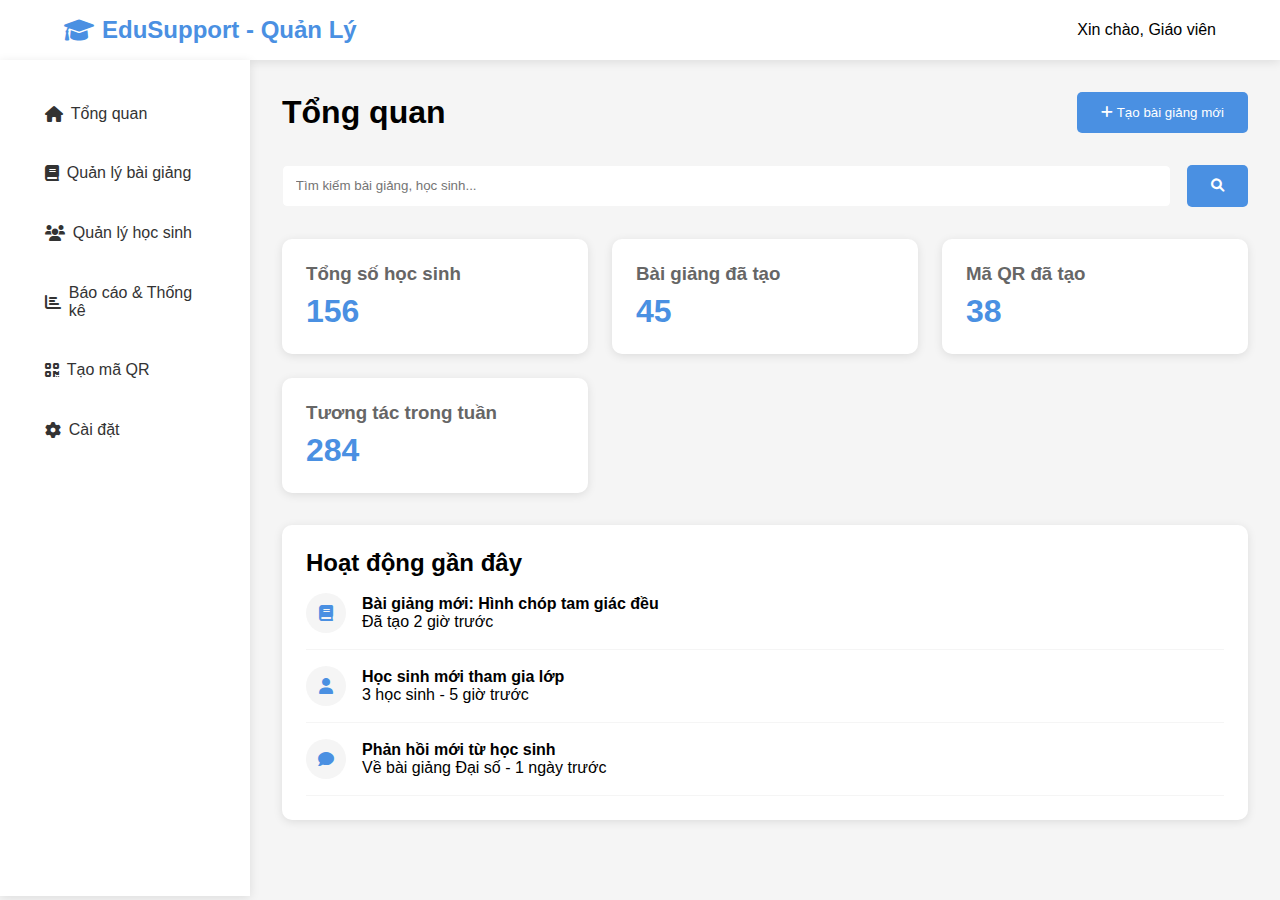
<file: teacher copy.html>
<!DOCTYPE html>
<html lang="vi">
<head>
    <meta charset="UTF-8">
    <meta name="viewport" content="width=device-width, initial-scale=1.0">
    <title>Quản Lý Giáo Viên - EduSupport</title>
    <link rel="stylesheet" href="https://cdnjs.cloudflare.com/ajax/libs/font-awesome/6.0.0/css/all.min.css">
    <style>
        :root {
            --primary-color: #4A90E2;
            --secondary-color: #F39C12;
            --accent-color: #2ECC71;
            --text-color: #333;
            --light-gray: #f5f5f5;
            --dark-gray: #666;
            --white: #ffffff;
            --box-shadow: 0 2px 10px rgba(0, 0, 0, 0.1);
            --transition: all 0.3s ease;
        }

        * {
            margin: 0;
            padding: 0;
            box-sizing: border-box;
            font-family: 'Segoe UI', Arial, sans-serif;
        }

        body {
            background: var(--light-gray);
        }

        .navbar {
            display: flex;
            justify-content: space-between;
            align-items: center;
            padding: 1rem 5%;
            background: var(--white);
            box-shadow: var(--box-shadow);
        }

        .nav-brand {
            display: flex;
            align-items: center;
            gap: 0.5rem;
            font-size: 1.5rem;
            font-weight: bold;
            color: var(--primary-color);
        }

        .dashboard {
            display: flex;
            min-height: calc(100vh - 64px);
        }

        .sidebar {
            width: 250px;
            background: var(--white);
            padding: 2rem;
            box-shadow: var(--box-shadow);
        }

        .sidebar-menu {
            list-style: none;
        }

        .sidebar-menu li {
            margin-bottom: 1rem;
        }

        .sidebar-menu a {
            display: flex;
            align-items: center;
            gap: 0.5rem;
            padding: 0.8rem;
            color: var(--text-color);
            text-decoration: none;
            border-radius: 5px;
            transition: var(--transition);
        }

        .sidebar-menu a:hover {
            background: var(--light-gray);
            color: var(--primary-color);
        }

        .main-content {
            flex: 1;
            padding: 2rem;
        }

        .dashboard-header {
            display: flex;
            justify-content: space-between;
            align-items: center;
            margin-bottom: 2rem;
        }

        .stats-grid {
            display: grid;
            grid-template-columns: repeat(auto-fit, minmax(240px, 1fr));
            gap: 1.5rem;
            margin-bottom: 2rem;
        }

        .stat-card {
            background: var(--white);
            padding: 1.5rem;
            border-radius: 10px;
            box-shadow: var(--box-shadow);
        }

        .stat-card h3 {
            color: var(--dark-gray);
            margin-bottom: 0.5rem;
        }

        .stat-card .number {
            font-size: 2rem;
            font-weight: bold;
            color: var(--primary-color);
        }

        .recent-activities {
            background: var(--white);
            padding: 1.5rem;
            border-radius: 10px;
            box-shadow: var(--box-shadow);
        }

        .activity-list {
            list-style: none;
        }

        .activity-item {
            display: flex;
            align-items: center;
            gap: 1rem;
            padding: 1rem 0;
            border-bottom: 1px solid var(--light-gray);
        }

        .activity-icon {
            width: 40px;
            height: 40px;
            border-radius: 50%;
            background: var(--light-gray);
            display: flex;
            align-items: center;
            justify-content: center;
            color: var(--primary-color);
        }

        .btn-primary {
            background: var(--primary-color);
            color: var(--white);
            padding: 0.8rem 1.5rem;
            border: none;
            border-radius: 5px;
            cursor: pointer;
            transition: var(--transition);
        }

        .btn-primary:hover {
            background: #357ABD;
        }

        .search-bar {
            display: flex;
            gap: 1rem;
            margin-bottom: 2rem;
        }

        .search-bar input {
            flex: 1;
            padding: 0.8rem;
            border: 1px solid var(--light-gray);
            border-radius: 5px;
        }

        @media (max-width: 768px) {
            .dashboard {
                flex-direction: column;
            }

            .sidebar {
                width: 100%;
                margin-bottom: 1rem;
            }

            .stats-grid {
                grid-template-columns: 1fr;
            }
        }
    </style>
</head>
<body>
    <!-- Navigation -->
    <nav class="navbar">
        <div class="nav-brand">
            <i class="fas fa-graduation-cap"></i>
            <span>EduSupport - Quản Lý</span>
        </div>
        <div class="nav-profile">
            <span>Xin chào, Giáo viên</span>
        </div>
    </nav>

    <div class="dashboard">
        <!-- Sidebar -->
        <div class="sidebar">
            <ul class="sidebar-menu">
                <li><a href="#"><i class="fas fa-home"></i> Tổng quan</a></li>
                <li><a href="#"><i class="fas fa-book"></i> Quản lý bài giảng</a></li>
                <li><a href="#"><i class="fas fa-users"></i> Quản lý học sinh</a></li>
                <li><a href="#"><i class="fas fa-chart-bar"></i> Báo cáo & Thống kê</a></li>
                <li><a href="#"><i class="fas fa-qrcode"></i> Tạo mã QR</a></li>
                <li><a href="#"><i class="fas fa-cog"></i> Cài đặt</a></li>
            </ul>
        </div>

        <!-- Main Content -->
        <div class="main-content">
            <div class="dashboard-header">
                <h1>Tổng quan</h1>
                <button class="btn-primary">
                    <i class="fas fa-plus"></i> Tạo bài giảng mới
                </button>
            </div>

            <!-- Search Bar -->
            <div class="search-bar">
                <input type="text" placeholder="Tìm kiếm bài giảng, học sinh...">
                <button class="btn-primary">
                    <i class="fas fa-search"></i>
                </button>
            </div>

            <!-- Stats Grid -->
            <div class="stats-grid">
                <div class="stat-card">
                    <h3>Tổng số học sinh</h3>
                    <div class="number">156</div>
                </div>
                <div class="stat-card">
                    <h3>Bài giảng đã tạo</h3>
                    <div class="number">45</div>
                </div>
                <div class="stat-card">
                    <h3>Mã QR đã tạo</h3>
                    <div class="number">38</div>
                </div>
                <div class="stat-card">
                    <h3>Tương tác trong tuần</h3>
                    <div class="number">284</div>
                </div>
            </div>

            <!-- Recent Activities -->
            <div class="recent-activities">
                <h2>Hoạt động gần đây</h2>
                <ul class="activity-list">
                    <li class="activity-item">
                        <div class="activity-icon">
                            <i class="fas fa-book"></i>
                        </div>
                        <div class="activity-content">
                            <h4>Bài giảng mới: Hình chóp tam giác đều</h4>
                            <p>Đã tạo 2 giờ trước</p>
                        </div>
                    </li>
                    <li class="activity-item">
                        <div class="activity-icon">
                            <i class="fas fa-user"></i>
                        </div>
                        <div class="activity-content">
                            <h4>Học sinh mới tham gia lớp</h4>
                            <p>3 học sinh - 5 giờ trước</p>
                        </div>
                    </li>
                    <li class="activity-item">
                        <div class="activity-icon">
                            <i class="fas fa-comment"></i>
                        </div>
                        <div class="activity-content">
                            <h4>Phản hồi mới từ học sinh</h4>
                            <p>Về bài giảng Đại số - 1 ngày trước</p>
                        </div>
                    </li>
                </ul>
            </div>
        </div>
    </div>

    <script>
        // Thêm sự kiện cho nút tạo bài giảng mới
        document.querySelector('.btn-primary').addEventListener('click', function() {
            alert('Chức năng đang được phát triển!');
        });

        // Highlight sidebar menu item khi click
        document.querySelectorAll('.sidebar-menu a').forEach(item => {
            item.addEventListener('click', function(e) {
                e.preventDefault();
                document.querySelectorAll('.sidebar-menu a').forEach(i => {
                    i.style.background = '';
                    i.style.color = '';
                });
                this.style.background = 'var(--light-gray)';
                this.style.color = 'var(--primary-color)';
            });
        });
    </script>
</body>
</html>
</file>
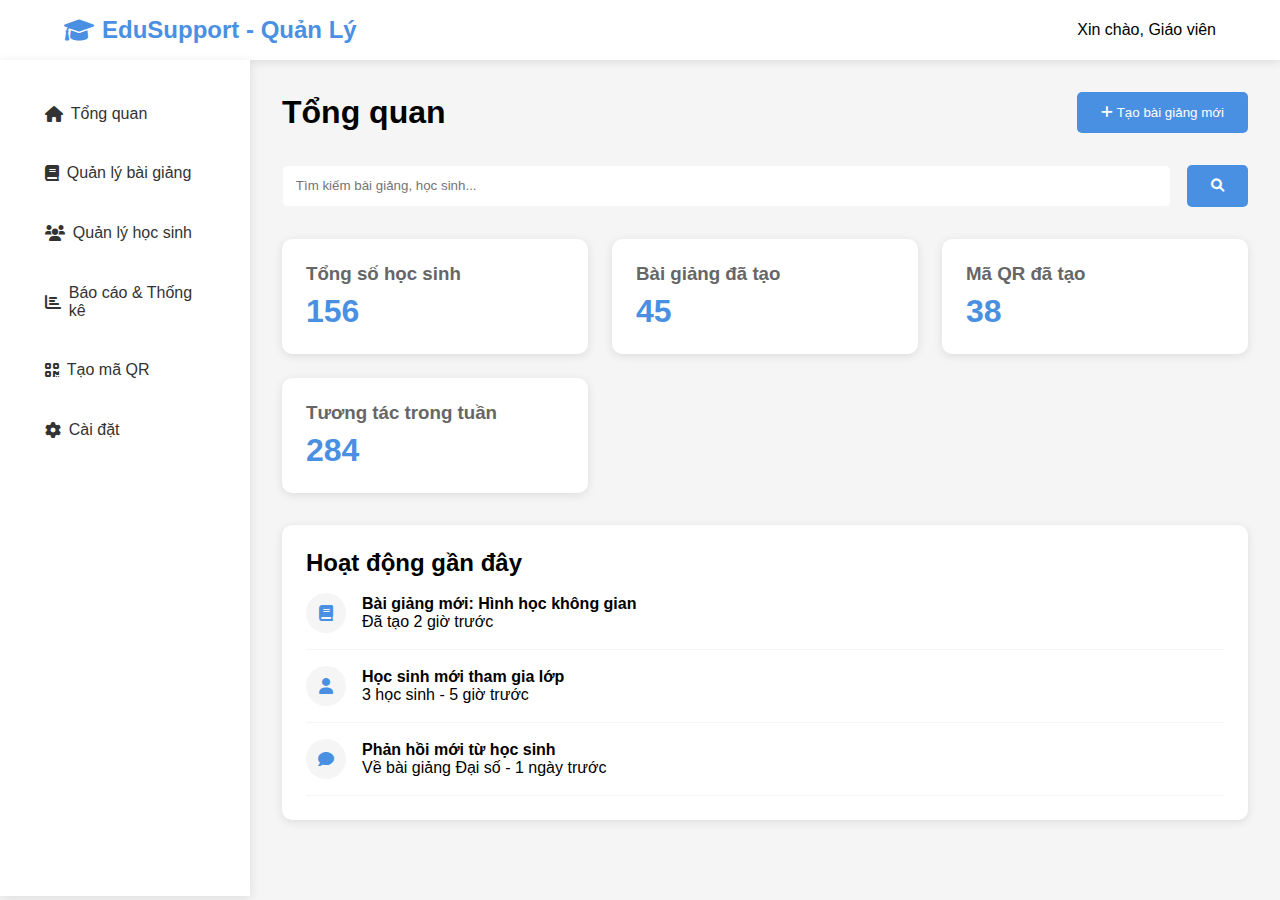
<file: teacher.html>
<!DOCTYPE html>
<html lang="vi">
<head>
    <meta charset="UTF-8">
    <meta name="viewport" content="width=device-width, initial-scale=1.0">
    <title>Quản Lý Giáo Viên - EduSupport</title>
    <link rel="stylesheet" href="https://cdnjs.cloudflare.com/ajax/libs/font-awesome/6.0.0/css/all.min.css">
    <style>
        :root {
            --primary-color: #4A90E2;
            --secondary-color: #F39C12;
            --accent-color: #2ECC71;
            --text-color: #333;
            --light-gray: #f5f5f5;
            --dark-gray: #666;
            --white: #ffffff;
            --box-shadow: 0 2px 10px rgba(0, 0, 0, 0.1);
            --transition: all 0.3s ease;
        }

        * {
            margin: 0;
            padding: 0;
            box-sizing: border-box;
            font-family: 'Segoe UI', Arial, sans-serif;
        }

        body {
            background: var(--light-gray);
        }

        .navbar {
            display: flex;
            justify-content: space-between;
            align-items: center;
            padding: 1rem 5%;
            background: var(--white);
            box-shadow: var(--box-shadow);
        }

        .nav-brand {
            display: flex;
            align-items: center;
            gap: 0.5rem;
            font-size: 1.5rem;
            font-weight: bold;
            color: var(--primary-color);
        }

        .dashboard {
            display: flex;
            min-height: calc(100vh - 64px);
        }

        .sidebar {
            width: 250px;
            background: var(--white);
            padding: 2rem;
            box-shadow: var(--box-shadow);
        }

        .sidebar-menu {
            list-style: none;
        }

        .sidebar-menu li {
            margin-bottom: 1rem;
        }

        .sidebar-menu a {
            display: flex;
            align-items: center;
            gap: 0.5rem;
            padding: 0.8rem;
            color: var(--text-color);
            text-decoration: none;
            border-radius: 5px;
            transition: var(--transition);
        }

        .sidebar-menu a:hover {
            background: var(--light-gray);
            color: var(--primary-color);
        }

        .main-content {
            flex: 1;
            padding: 2rem;
        }

        .dashboard-header {
            display: flex;
            justify-content: space-between;
            align-items: center;
            margin-bottom: 2rem;
        }

        .stats-grid {
            display: grid;
            grid-template-columns: repeat(auto-fit, minmax(240px, 1fr));
            gap: 1.5rem;
            margin-bottom: 2rem;
        }

        .stat-card {
            background: var(--white);
            padding: 1.5rem;
            border-radius: 10px;
            box-shadow: var(--box-shadow);
        }

        .stat-card h3 {
            color: var(--dark-gray);
            margin-bottom: 0.5rem;
        }

        .stat-card .number {
            font-size: 2rem;
            font-weight: bold;
            color: var(--primary-color);
        }

        .recent-activities {
            background: var(--white);
            padding: 1.5rem;
            border-radius: 10px;
            box-shadow: var(--box-shadow);
        }

        .activity-list {
            list-style: none;
        }

        .activity-item {
            display: flex;
            align-items: center;
            gap: 1rem;
            padding: 1rem 0;
            border-bottom: 1px solid var(--light-gray);
        }

        .activity-icon {
            width: 40px;
            height: 40px;
            border-radius: 50%;
            background: var(--light-gray);
            display: flex;
            align-items: center;
            justify-content: center;
            color: var(--primary-color);
        }

        .btn-primary {
            background: var(--primary-color);
            color: var(--white);
            padding: 0.8rem 1.5rem;
            border: none;
            border-radius: 5px;
            cursor: pointer;
            transition: var(--transition);
        }

        .btn-primary:hover {
            background: #357ABD;
        }

        .search-bar {
            display: flex;
            gap: 1rem;
            margin-bottom: 2rem;
        }

        .search-bar input {
            flex: 1;
            padding: 0.8rem;
            border: 1px solid var(--light-gray);
            border-radius: 5px;
        }

        @media (max-width: 768px) {
            .dashboard {
                flex-direction: column;
            }

            .sidebar {
                width: 100%;
                margin-bottom: 1rem;
            }

            .stats-grid {
                grid-template-columns: 1fr;
            }
        }
    </style>
</head>
<body>
    <!-- Navigation -->
    <nav class="navbar">
        <div class="nav-brand">
            <i class="fas fa-graduation-cap"></i>
            <span>EduSupport - Quản Lý</span>
        </div>
        <div class="nav-profile">
            <span>Xin chào, Giáo viên</span>
        </div>
    </nav>

    <div class="dashboard">
        <!-- Sidebar -->
        <div class="sidebar">
            <ul class="sidebar-menu">
                <li><a href="#"><i class="fas fa-home"></i> Tổng quan</a></li>
                <li><a href="#"><i class="fas fa-book"></i> Quản lý bài giảng</a></li>
                <li><a href="#"><i class="fas fa-users"></i> Quản lý học sinh</a></li>
                <li><a href="#"><i class="fas fa-chart-bar"></i> Báo cáo & Thống kê</a></li>
                <li><a href="#"><i class="fas fa-qrcode"></i> Tạo mã QR</a></li>
                <li><a href="#"><i class="fas fa-cog"></i> Cài đặt</a></li>
            </ul>
        </div>

        <!-- Main Content -->
        <div class="main-content">
            <div class="dashboard-header">
                <h1>Tổng quan</h1>
                <button class="btn-primary">
                    <i class="fas fa-plus"></i> Tạo bài giảng mới
                </button>
            </div>

            <!-- Search Bar -->
            <div class="search-bar">
                <input type="text" placeholder="Tìm kiếm bài giảng, học sinh...">
                <button class="btn-primary">
                    <i class="fas fa-search"></i>
                </button>
            </div>

            <!-- Stats Grid -->
            <div class="stats-grid">
                <div class="stat-card">
                    <h3>Tổng số học sinh</h3>
                    <div class="number">156</div>
                </div>
                <div class="stat-card">
                    <h3>Bài giảng đã tạo</h3>
                    <div class="number">45</div>
                </div>
                <div class="stat-card">
                    <h3>Mã QR đã tạo</h3>
                    <div class="number">38</div>
                </div>
                <div class="stat-card">
                    <h3>Tương tác trong tuần</h3>
                    <div class="number">284</div>
                </div>
            </div>

            <!-- Recent Activities -->
            <div class="recent-activities">
                <h2>Hoạt động gần đây</h2>
                <ul class="activity-list">
                    <li class="activity-item">
                        <div class="activity-icon">
                            <i class="fas fa-book"></i>
                        </div>
                        <div class="activity-content">
                            <h4>Bài giảng mới: Hình học không gian</h4>
                            <p>Đã tạo 2 giờ trước</p>
                        </div>
                    </li>
                    <li class="activity-item">
                        <div class="activity-icon">
                            <i class="fas fa-user"></i>
                        </div>
                        <div class="activity-content">
                            <h4>Học sinh mới tham gia lớp</h4>
                            <p>3 học sinh - 5 giờ trước</p>
                        </div>
                    </li>
                    <li class="activity-item">
                        <div class="activity-icon">
                            <i class="fas fa-comment"></i>
                        </div>
                        <div class="activity-content">
                            <h4>Phản hồi mới từ học sinh</h4>
                            <p>Về bài giảng Đại số - 1 ngày trước</p>
                        </div>
                    </li>
                </ul>
            </div>
        </div>
    </div>

    <script>
        // Thêm sự kiện cho nút tạo bài giảng mới
        document.querySelector('.btn-primary').addEventListener('click', function() {
            alert('Chức năng đang được phát triển!');
        });

        // Highlight sidebar menu item khi click
        document.querySelectorAll('.sidebar-menu a').forEach(item => {
            item.addEventListener('click', function(e) {
                e.preventDefault();
                document.querySelectorAll('.sidebar-menu a').forEach(i => {
                    i.style.background = '';
                    i.style.color = '';
                });
                this.style.background = 'var(--light-gray)';
                this.style.color = 'var(--primary-color)';
            });
        });
    </script>
</body>
</html>
</file>
